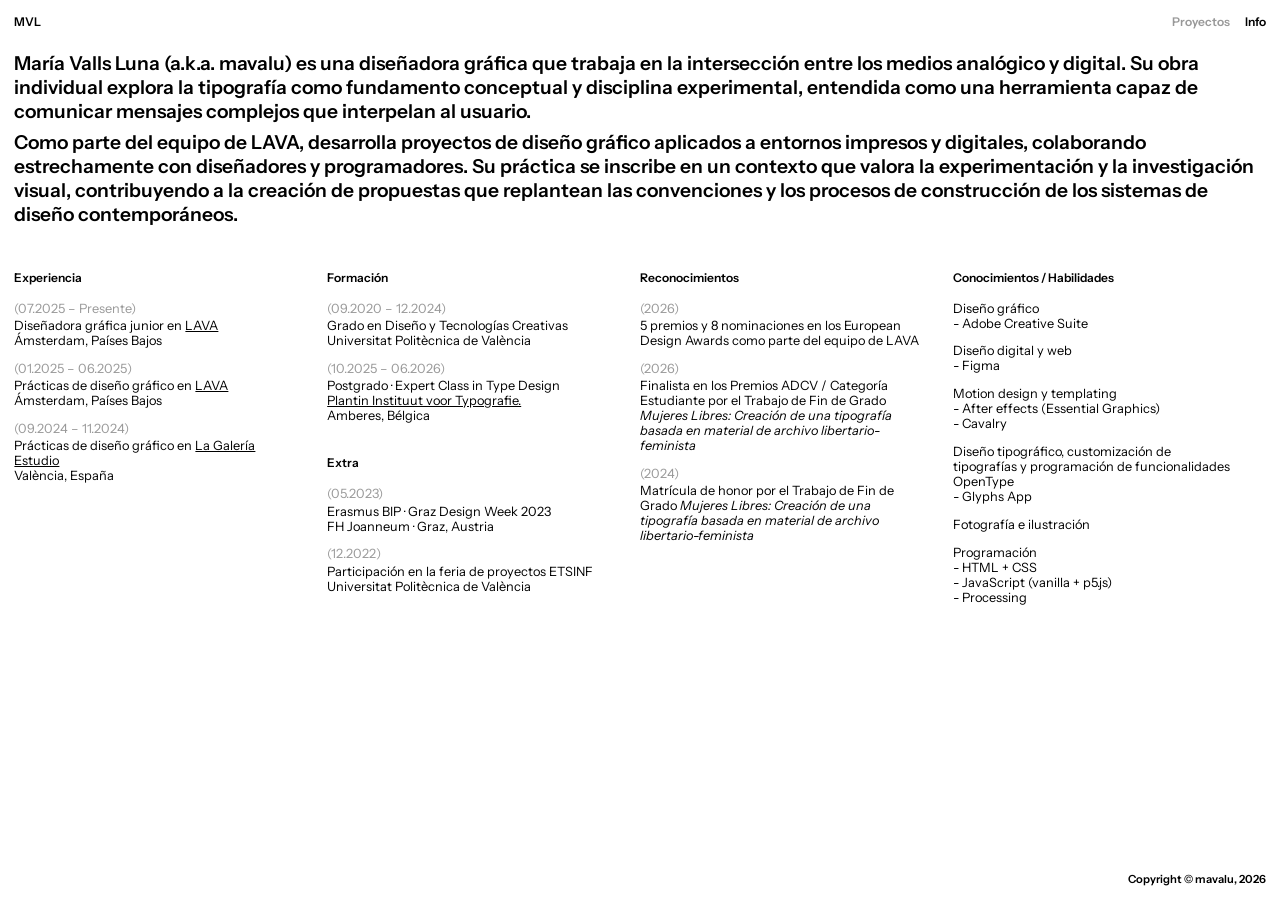
<file: info.html>
<!DOCTYPE html>
<html lang="es">
<head>
    <meta charset="UTF-8">
    <meta name="viewport" content="width=device-width, initial-scale=1.0">

    <title>mavalu</title>

    <link rel="preconnect" href="https://fonts.googleapis.com">
    <link rel="preconnect" href="https://fonts.gstatic.com" crossorigin>

    <link
        href="https://fonts.googleapis.com/css2?family=Instrument+Sans:ital,wght@0,400..700;1,400..700&display=swap"
        rel="stylesheet"
    >

    <link rel="stylesheet" href="styles/styles-base.css">
    <link rel="stylesheet" href="styles/styles-info.css">

    <link rel="icon" type="image/x-icon" href="/images/mvl-favicon.ico">
</head>

<body>

    <nav class="navbar blend-layer">
        <a href="index.html" class="link">MVL</a>

        <div class="links">
            <a href="index.html" class="link link--inactive">Proyectos</a>
            <a href="info.html" class="link">Info</a>
        </div>
    </nav>

    <main class="about-container blend-layer">

        <!-- INTRO -->

        <section class="about-container-top">

            <div class="intro-text">

                <p class="about-p">
                    María Valls Luna (a.k.a. mavalu) es una diseñadora gráfica que trabaja en la intersección entre los medios analógico y digital. Su obra individual explora la tipografía como fundamento conceptual y disciplina experimental, entendida como una herramienta capaz de comunicar mensajes complejos que interpelan al usuario.
                </p>

                <p class="about-p">
                    Como parte del equipo de LAVA, desarrolla proyectos de diseño gráfico aplicados a entornos impresos y digitales, colaborando estrechamente con diseñadores y programadores. Su práctica se inscribe en un contexto que valora la experimentación y la investigación visual, contribuyendo a la creación de propuestas que replantean las convenciones y los procesos de construcción de los sistemas de diseño contemporáneos.
                </p>

            </div>

        </section>

        <!-- CV -->

        <section class="about-container-btm">

            <div class="col">

                <div class="cv-section">

                    <p class="cv-section-title">Experiencia</p>

                    <div class="cv-section-content">

                        <div class="cv-item">
                            <p class="cv-item-year">(07.2025 – Presente)</p>
                            <p class="cv-item-title">
                                Diseñadora gráfica junior en
                                <a class="external-link" href="https://lava.nl">LAVA</a>
                            </p>
                            <p class="cv-item-detail">Ámsterdam, Países Bajos</p>
                        </div>

                        <div class="cv-item">
                            <p class="cv-item-year">(01.2025 – 06.2025)</p>
                            <p class="cv-item-title">
                                Prácticas de diseño gráfico en
                                <a class="external-link" href="https://lava.nl">LAVA</a>
                            </p>
                            <p class="cv-item-detail">Ámsterdam, Países Bajos</p>
                        </div>

                        <div class="cv-item">
                            <p class="cv-item-year">(09.2024 – 11.2024)</p>
                            <p class="cv-item-title">
                                Prácticas de diseño gráfico en
                                <a class="external-link" href="https://lagaleriaestudio.com/">La Galería Estudio</a>
                            </p>
                            <p class="cv-item-detail">València, España</p>
                        </div>

                    </div>

                </div>

            </div>

            <div class="col">

                <div class="cv-section">

                    <p class="cv-section-title">Formación</p>

                    <div class="cv-section-content">

                        <div class="cv-item">
                            <p class="cv-item-year">(09.2020 – 12.2024)</p>
                            <p class="cv-item-title">
                                Grado en Diseño y Tecnologías Creativas
                            </p>
                            <p class="cv-item-detail">
                                Universitat Politècnica de València
                            </p>
                        </div>

                        <div class="cv-item">
                            <p class="cv-item-year">(10.2025 – 06.2026)</p>
                            <p class="cv-item-title">
                                Postgrado · Expert Class in Type Design
                            </p>
                            <p class="cv-item-detail">
                                <a class="external-link" href="https://plantininstituut.be/">
                                    Plantin Instituut voor Typografie.
                                </a><br>
                                Amberes, Bélgica
                            </p>
                        </div>

                    </div>

                </div>

                <div class="cv-section">

                    <p class="cv-section-title">Extra</p>

                    <div class="cv-section-content">

                        <div class="cv-item">
                            <p class="cv-item-year">(05.2023)</p>
                            <p class="cv-item-title">
                                Erasmus BIP · Graz Design Week 2023
                            </p>
                            <p class="cv-item-detail">
                                FH Joanneum · Graz, Austria
                            </p>
                        </div>

                        <div class="cv-item">
                            <p class="cv-item-year">(12.2022)</p>
                            <p class="cv-item-title">
                                Participación en la feria de proyectos ETSINF
                            </p>
                            <p class="cv-item-detail">
                                Universitat Politècnica de València
                            </p>
                        </div>

                    </div>

                </div>

            </div>

            <div class="col">

                <div class="cv-section">

                    <p class="cv-section-title">Reconocimientos</p>

                    <div class="cv-section-content">

                        <div class="cv-item">
                            <p class="cv-item-year">(2026)</p>
                            <p class="cv-item-title">
                                5 premios y 8 nominaciones en los European Design Awards como parte del equipo de LAVA
                            </p>
                        </div>

                        <div class="cv-item">
                            <p class="cv-item-year">(2026)</p>
                            <p class="cv-item-title">
                                Finalista en los Premios ADCV / Categoría Estudiante por el Trabajo de Fin de Grado <i>Mujeres Libres: Creación de una tipografía basada en material de archivo libertario-feminista</i>
                            </p>
                        </div>

                        <div class="cv-item">
                            <p class="cv-item-year">(2024)</p>
                            <p class="cv-item-title">
                                Matrícula de honor por el Trabajo de Fin de Grado <i>Mujeres Libres: Creación de una tipografía basada en material de archivo libertario-feminista</i>
                            </p>
                        </div>

                    </div>

                </div>

            </div>

            <div class="col">

                <div class="cv-section">

                    <p class="cv-section-title">
                        Conocimientos / Habilidades
                    </p>

                    <div class="cv-section-content">

                        <div class="cv-item">
                            <p class="cv-item-title">Diseño gráfico</p>
                            <p class="cv-item-detail">- Adobe Creative Suite</p>
                        </div>

                        <div class="cv-item">
                            <p class="cv-item-title">Diseño digital y web</p>
                            <p class="cv-item-detail">- Figma</p>
                        </div>

                        <div class="cv-item">
                            <p class="cv-item-title">Motion design y templating</p>
                            <p class="cv-item-detail">
                                - After effects (Essential Graphics)
                                <br>- Cavalry
                            </p>
                        </div>

                        <div class="cv-item">
                            <p class="cv-item-title">
                                Diseño tipográfico, customización de tipografías y programación de funcionalidades OpenType
                            </p>
                            <p class="cv-item-detail">
                                - Glyphs App
                            </p>
                        </div>

                        <div class="cv-item">
                            <p class="cv-item-title">
                                Fotografía e ilustración
                            </p>
                        </div>

                        <div class="cv-item">
                            <p class="cv-item-title">
                                Programación
                            </p>
                            <p class="cv-item-detail">
                                - HTML + CSS
                                <br>- JavaScript (vanilla + p5.js)
                                <br>- Processing
                            </p>
                        </div>

                    </div>

                </div>

            </div>

        </section>

    </main>

    <footer class="site-footer blend-layer">
        Copyright © mavalu, 2026
    </footer>

</body>
</html>
</file>
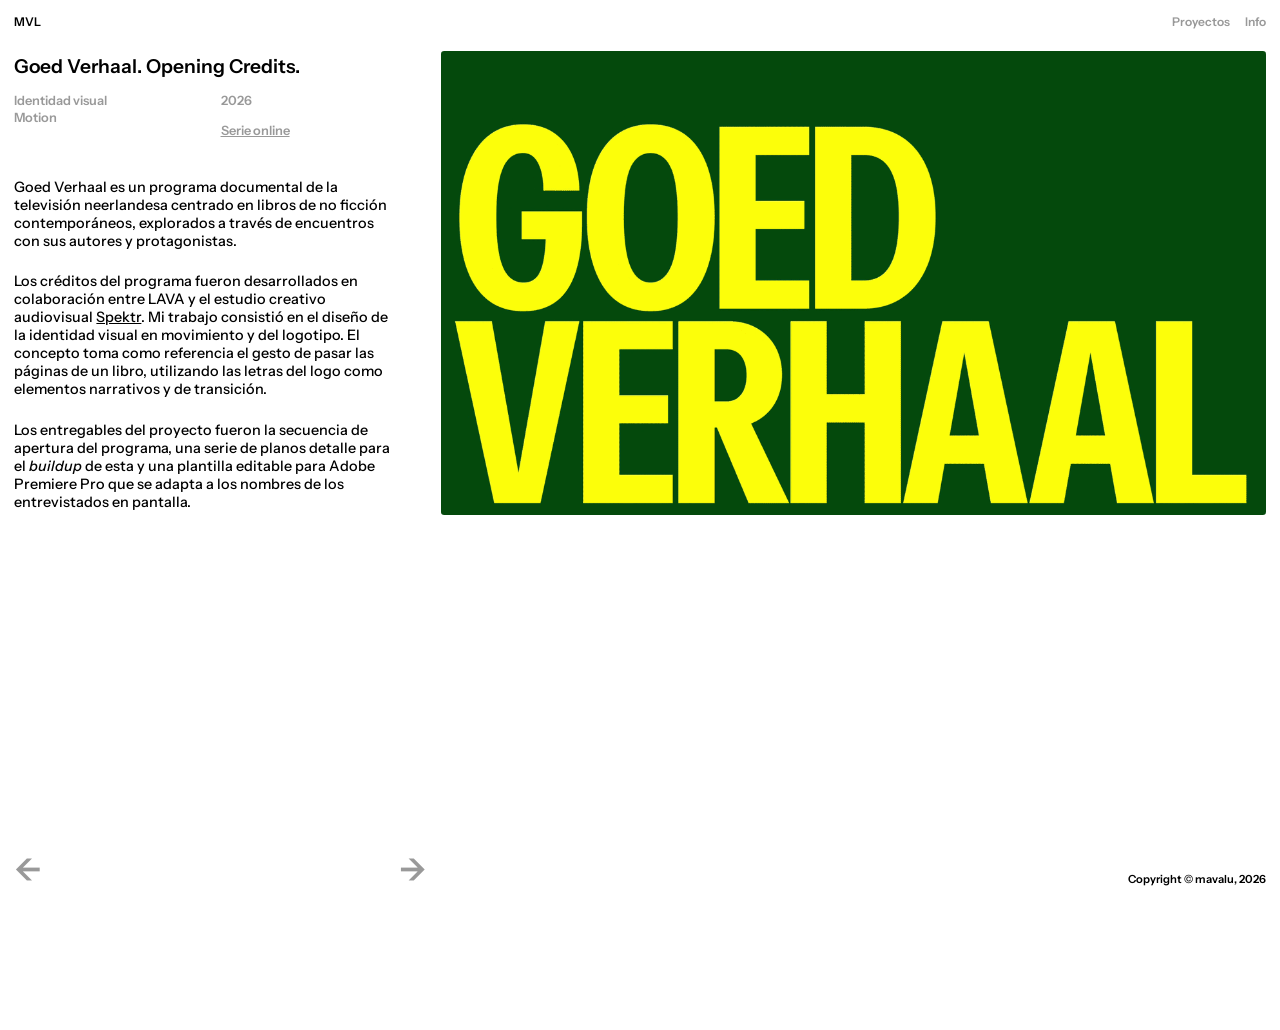
<file: work/04-GoedVerhaal.html>
<!DOCTYPE html>
<html lang="en">

<head>
    <meta charset="UTF-8">
    <meta name="viewport" content="width=device-width, initial-scale=1.0">

    <title>mavalu</title>

    <link rel="preconnect" href="https://fonts.googleapis.com">
    <link rel="preconnect" href="https://fonts.gstatic.com" crossorigin>

    <link href="https://fonts.googleapis.com/css2?family=Instrument+Sans:ital,wght@0,400..700;1,400..700&display=swap"
        rel="stylesheet">

    <link rel="stylesheet" href="/styles/styles-base.css">
    <link rel="stylesheet" href="/styles/styles-projects.css">

    <link rel="icon" type="image/x-icon" href="/images/mvl-favicon.ico">
</head>

<body>

    <!-- NAVIGATION -->

    <nav class="navbar blend-layer">
        <a href="/index.html" class="link">MVL</a>

        <div class="links">
            <a href="/index.html" class="link link--inactive">Proyectos</a>
            <a href="/info.html" class="link link--inactive">Info</a>
        </div>
    </nav>

    <main class="project">

        <aside class="project-info blend-layer">

            <div>

                <header class="project-header">

                    <h1>Goed Verhaal. Opening Credits.</h1>

                    <div class="project-meta">

                        <div class="meta-col">
                            <p>Identidad visual</p>
                            <p>Motion</p>
                        </div>

                        <div class="meta-col">

                            <p class="project-year">
                                2026
                            </p>

                            <a class="external-link block"
                                href="http://npo.nl/start/serie/goed-verhaal/afleveringen/seizoen-1" target="_blank"
                                rel="noopener noreferrer">
                                Serie online
                            </a>

                        </div>

                    </div>

                    <div class="project-description">

                        <p>
                            Goed Verhaal es un programa documental de la televisión neerlandesa centrado en 
                            libros de no ficción contemporáneos, explorados a través de encuentros con sus 
                            autores y protagonistas.
                        </p>

                        <p>
                            Los créditos del programa fueron desarrollados en colaboración entre LAVA y el estudio creativo
                            audiovisual <a href="https://spektr.nl/">Spektr</a>. Mi trabajo consistió en el diseño de la identidad visual en movimiento y del
                            logotipo. El concepto toma como referencia el gesto de pasar las páginas de un libro, utilizando
                            las letras del logo como elementos narrativos y de transición.
                        </p>

                        <p>
                            Los entregables del proyecto fueron la secuencia de apertura del programa, una serie de planos detalle 
                            para el <i>buildup</i> de esta y una plantilla editable para Adobe Premiere Pro que se adapta a los nombres
                            de los entrevistados en pantalla.
                        </p>

                    </div>

                </header>

            </div>

            <nav class="project-nav">
                <a href="03-EKKO-40.html">←</a>
                <a href="05-Krib.html">→</a>
            </nav>

        </aside>

        <section class="project-gallery">

            <figure class="project-image project-image--horizontal">

                <img src="/images/project-images/04-GOED VERHAAL/GoedVerhaal-00.gif" alt="Goed Verhaal opening credits">

            </figure>

            <figure class="project-image project-image--horizontal">

                <iframe title="Goed Verhaal Vimeo video" src="https://player.vimeo.com/video/1195569582?h=239f8caf6e"
                    frameborder="0"
                    allow="autoplay; fullscreen; picture-in-picture; clipboard-write; encrypted-media; web-share"
                    referrerpolicy="strict-origin-when-cross-origin" allowfullscreen></iframe>

            </figure>

        </section>

    </main>

    <footer class="site-footer blend-layer">
        Copyright © mavalu, 2026
    </footer>

</body>

</html>
</file>
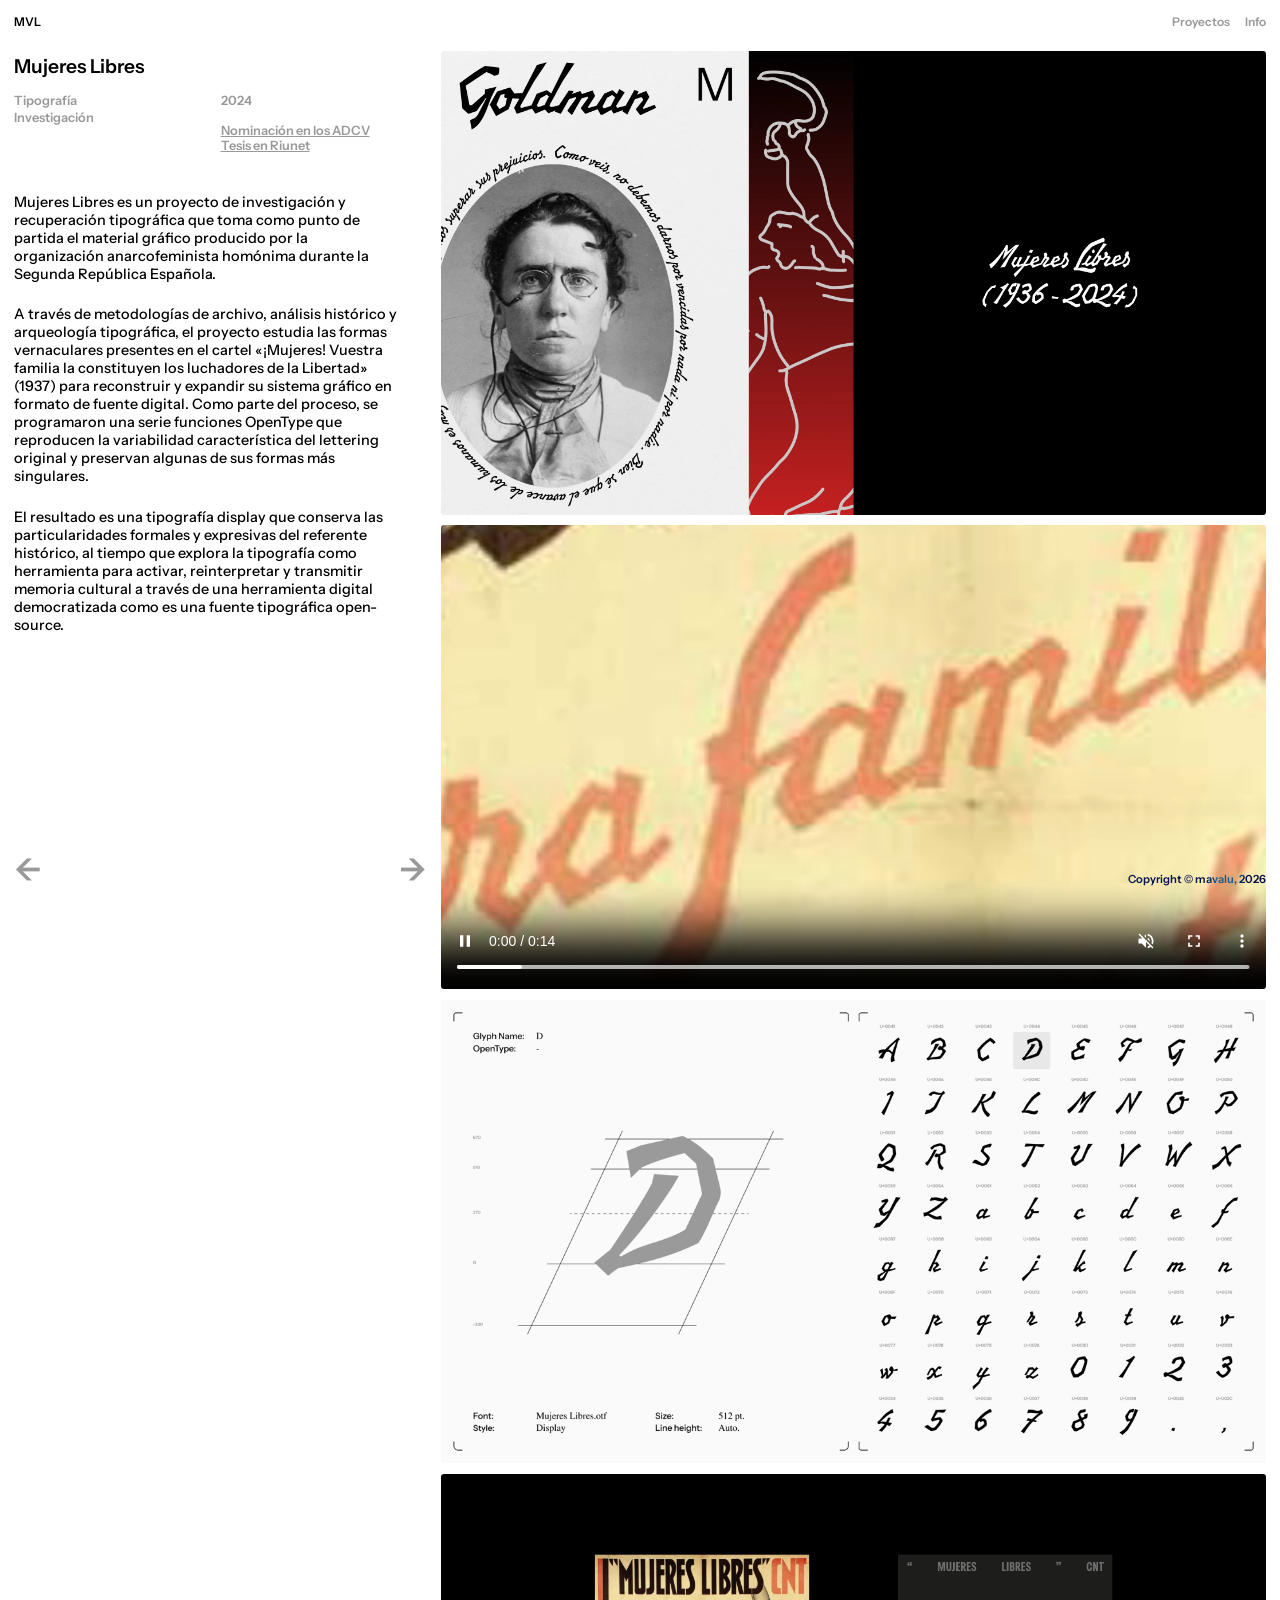
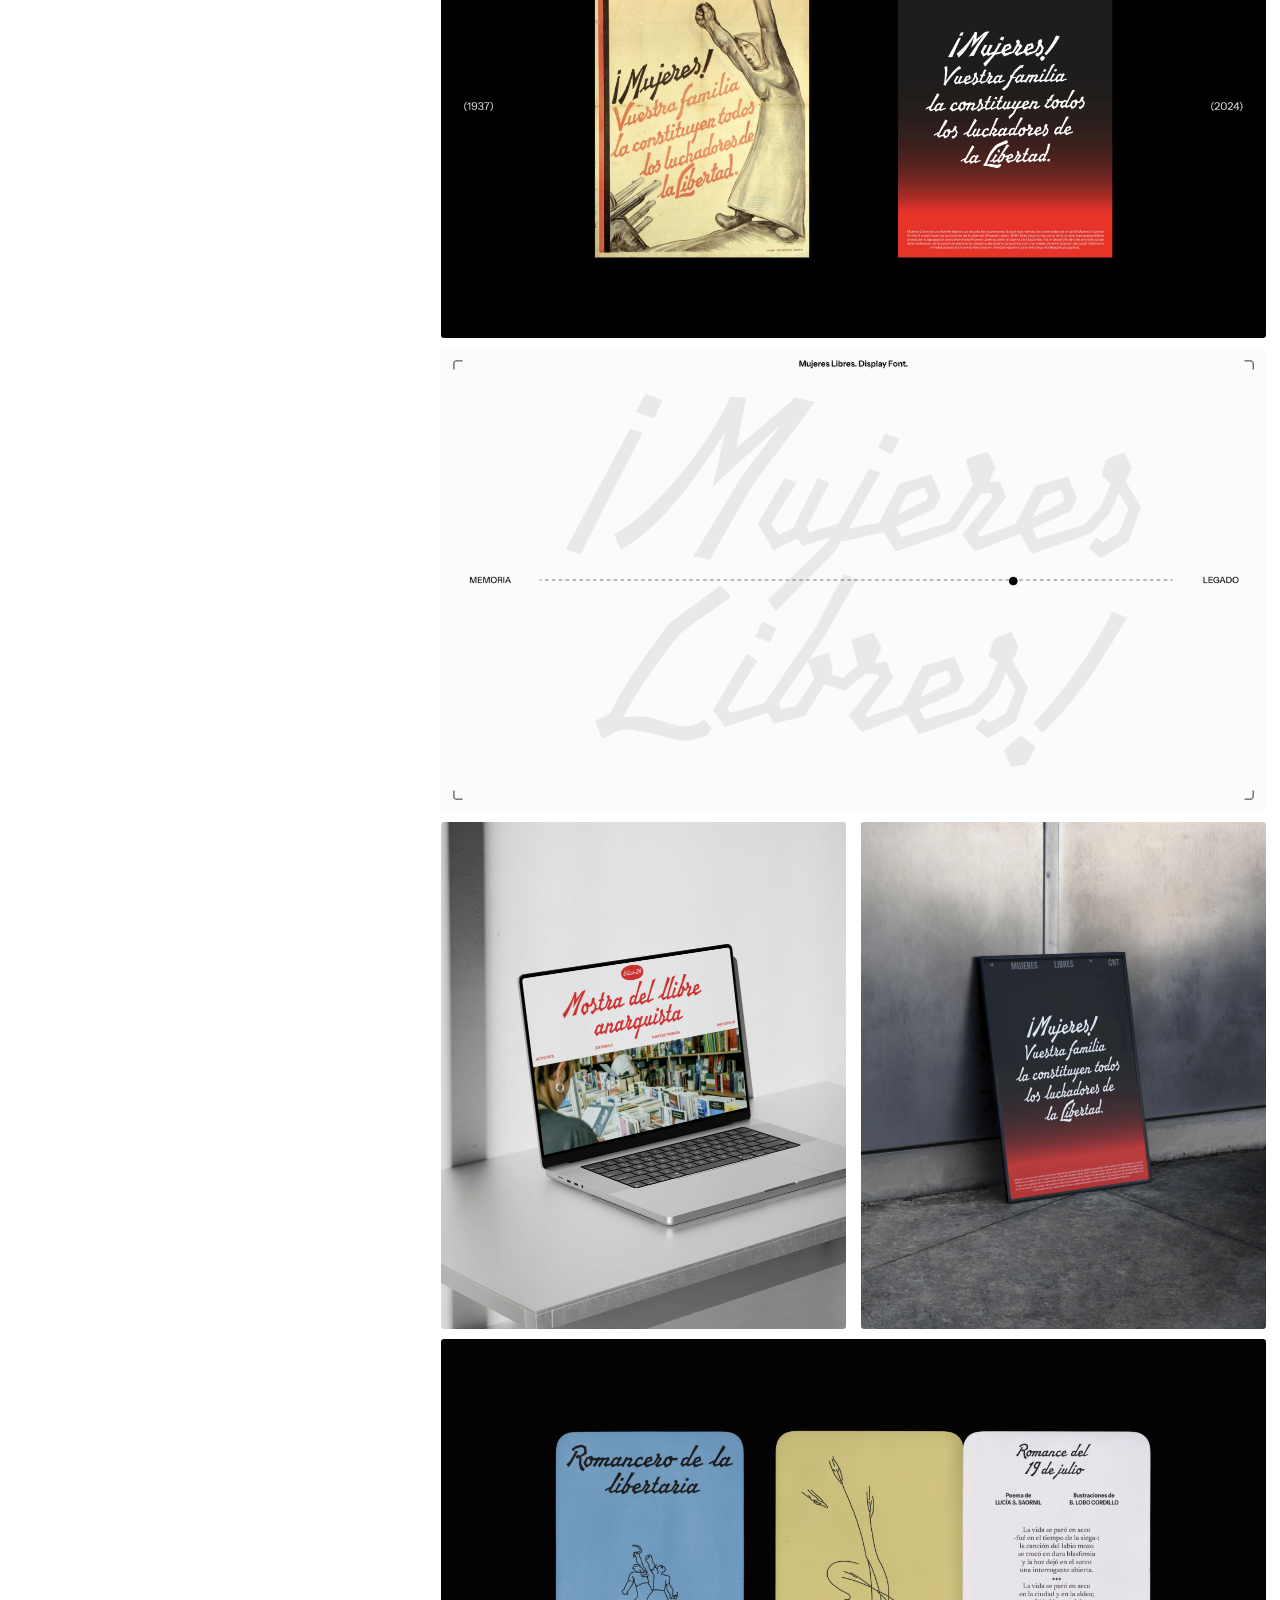
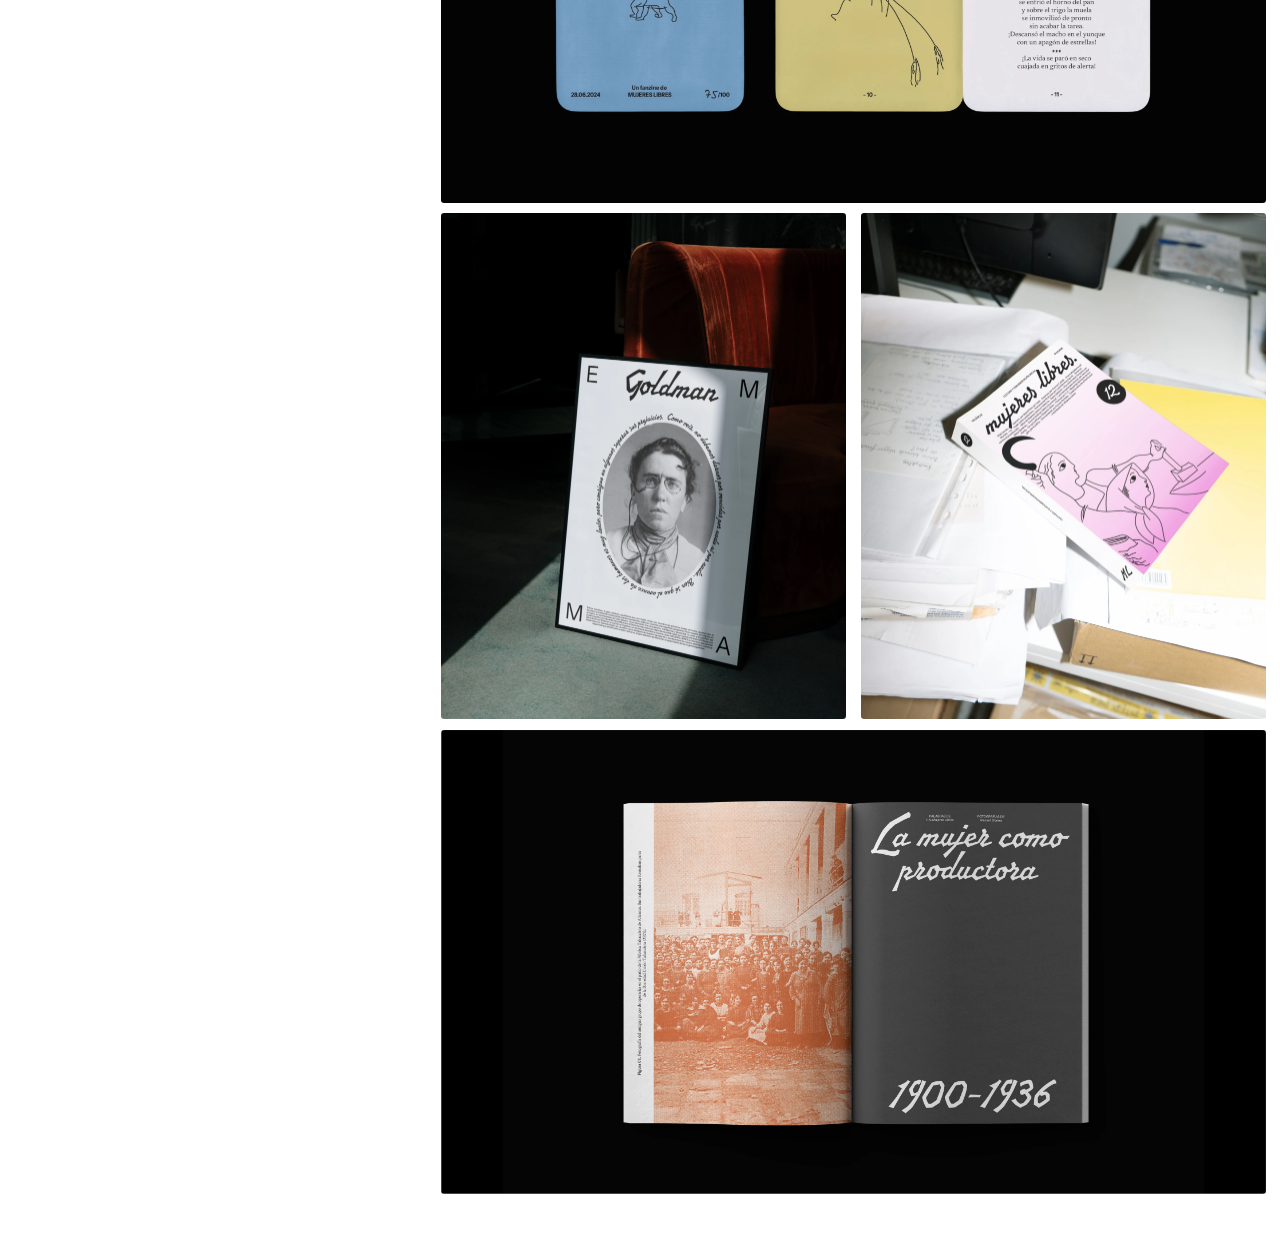
<file: work/08-Mujeres-Libres.html>
<!DOCTYPE html>
<html lang="en">
<head>
    <meta charset="UTF-8">
    <meta name="viewport" content="width=device-width, initial-scale=1.0">

    <title>mavalu</title>

    <link rel="preconnect" href="https://fonts.googleapis.com">
    <link rel="preconnect" href="https://fonts.gstatic.com" crossorigin>

    <link
        href="https://fonts.googleapis.com/css2?family=Instrument+Sans:ital,wght@0,400..700;1,400..700&display=swap"
        rel="stylesheet"
    >

    <link rel="stylesheet" href="/styles/styles-base.css">
    <link rel="stylesheet" href="/styles/styles-projects.css">

    <link rel="icon" type="image/x-icon" href="/images/mvl-favicon.ico">
</head>

<body>

    <!-- NAVIGATION -->

    <nav class="navbar blend-layer">
        <a href="/index.html" class="link">MVL</a>

        <div class="links">
            <a href="/index.html" class="link link--inactive">Proyectos</a>
            <a href="/info.html" class="link link--inactive">Info</a>
        </div>
    </nav>

    <main class="project">

        <aside class="project-info blend-layer">

            <div>

                <header class="project-header">

                    <h1>Mujeres Libres</h1>

                    <div class="project-meta">

                        <div class="meta-col">
                            <p>Tipografía</p>
                            <p>Investigación</p>
                        </div>

                        <div class="meta-col">

                            <p class="project-year">
                                2024
                            </p>

                            <a
                                class="external-link block"
                                href="https://premiosadcv.com/proyectos/mujeres-libres/"
                                target="_blank"
                                rel="noopener noreferrer"
                            >
                                Nominación en los ADCV
                            </a>

                            <a
                                class="external-link block"
                                href="https://riunet.upv.es/handle/10251/212935"
                                target="_blank"
                                rel="noopener noreferrer"
                            >
                                Tesis en Riunet
                            </a>

                        </div>

                    </div>

                    <div class="project-description">

                        <p>
                            Mujeres Libres es un proyecto de investigación y recuperación tipográfica 
                            que toma como punto de partida el material gráfico producido por la organización
                            anarcofeminista homónima durante la Segunda República Española.
                        </p>

                        <p>
                            A través de metodologías de archivo, análisis histórico y arqueología 
                            tipográfica, el proyecto estudia las formas vernaculares presentes en 
                            el cartel «¡Mujeres! Vuestra familia la constituyen los luchadores de 
                            la Libertad» (1937) para reconstruir y expandir su sistema gráfico en 
                            formato de fuente digital. Como parte del proceso, se programaron una 
                            serie funciones OpenType que reproducen la variabilidad característica 
                            del lettering original y preservan algunas de sus formas más singulares.
                        </p>

                        <p>
                            El resultado es una tipografía display que conserva las particularidades 
                            formales y expresivas del referente histórico, al tiempo que explora la 
                            tipografía como herramienta para activar, reinterpretar y transmitir memoria 
                            cultural a través de una herramienta digital democratizada como es una fuente 
                            tipográfica open-source.
                        </p>

                    </div>

                </header>

            </div>

            <nav class="project-nav">
                <a href="06-Het-Muziek-website.html">←</a>
                <a href="09-Dit-i-fest.html">→</a>
            </nav>

        </aside>

        <section class="project-gallery">

            <figure class="project-image project-image--horizontal">

                <img
                    src="/images/project-images/08-MujeresLibres/ML-01.webp"
                    alt="Mujeres Libres specimen"
                >

            </figure>

            <figure class="project-image project-image--horizontal">

                <video autoplay muted loop playsinline controls>
                    <source
                        src="/images/project-images/08-MujeresLibres/ML-02.webm"
                        type="video/webm"
                    >
                </video>

            </figure>

            <figure class="project-image project-image--horizontal">

                <img
                    src="/images/project-images/08-MujeresLibres/ML-03.gif"
                    alt="Mujeres Libres animated typography"
                >

            </figure>

            <figure class="project-image project-image--horizontal">

                <img
                    src="/images/project-images/08-MujeresLibres/ML-04.webp"
                    alt="Mujeres Libres editorial application"
                >

            </figure>

            <figure class="project-image project-image--horizontal">

                <img
                    src="/images/project-images/08-MujeresLibres/ML-05.gif"
                    alt="Mujeres Libres motion study"
                >

            </figure>

            <div class="image-row">

                <figure class="project-image project-image--vertical">

                    <img
                        src="/images/project-images/08-MujeresLibres/ML-06.webp"
                        alt="Mujeres Libres poster"
                    >

                </figure>

                <figure class="project-image project-image--vertical">

                    <img
                        src="/images/project-images/08-MujeresLibres/ML-07.webp"
                        alt="Mujeres Libres publication"
                    >

                </figure>

            </div>

            <figure class="project-image project-image--horizontal">

                <img
                    src="/images/project-images/08-MujeresLibres/ML-08.webp"
                    alt="Mujeres Libres type specimen"
                >

            </figure>

            <div class="image-row">

                <figure class="project-image project-image--vertical">

                    <img
                        src="/images/project-images/08-MujeresLibres/ML-09.webp"
                        alt="Mujeres Libres archive material"
                    >

                </figure>

                <figure class="project-image project-image--vertical">

                    <img
                        src="/images/project-images/08-MujeresLibres/ML-10.webp"
                        alt="Mujeres Libres typography details"
                    >

                </figure>

            </div>

            <figure class="project-image project-image--horizontal">

                <img
                    src="/images/project-images/08-MujeresLibres/ML-11.webp"
                    alt="Mujeres Libres final presentation"
                >

            </figure>

        </section>

    </main>

    <footer class="site-footer blend-layer">
        Copyright © mavalu, 2026
    </footer>

</body>
</html>
</file>
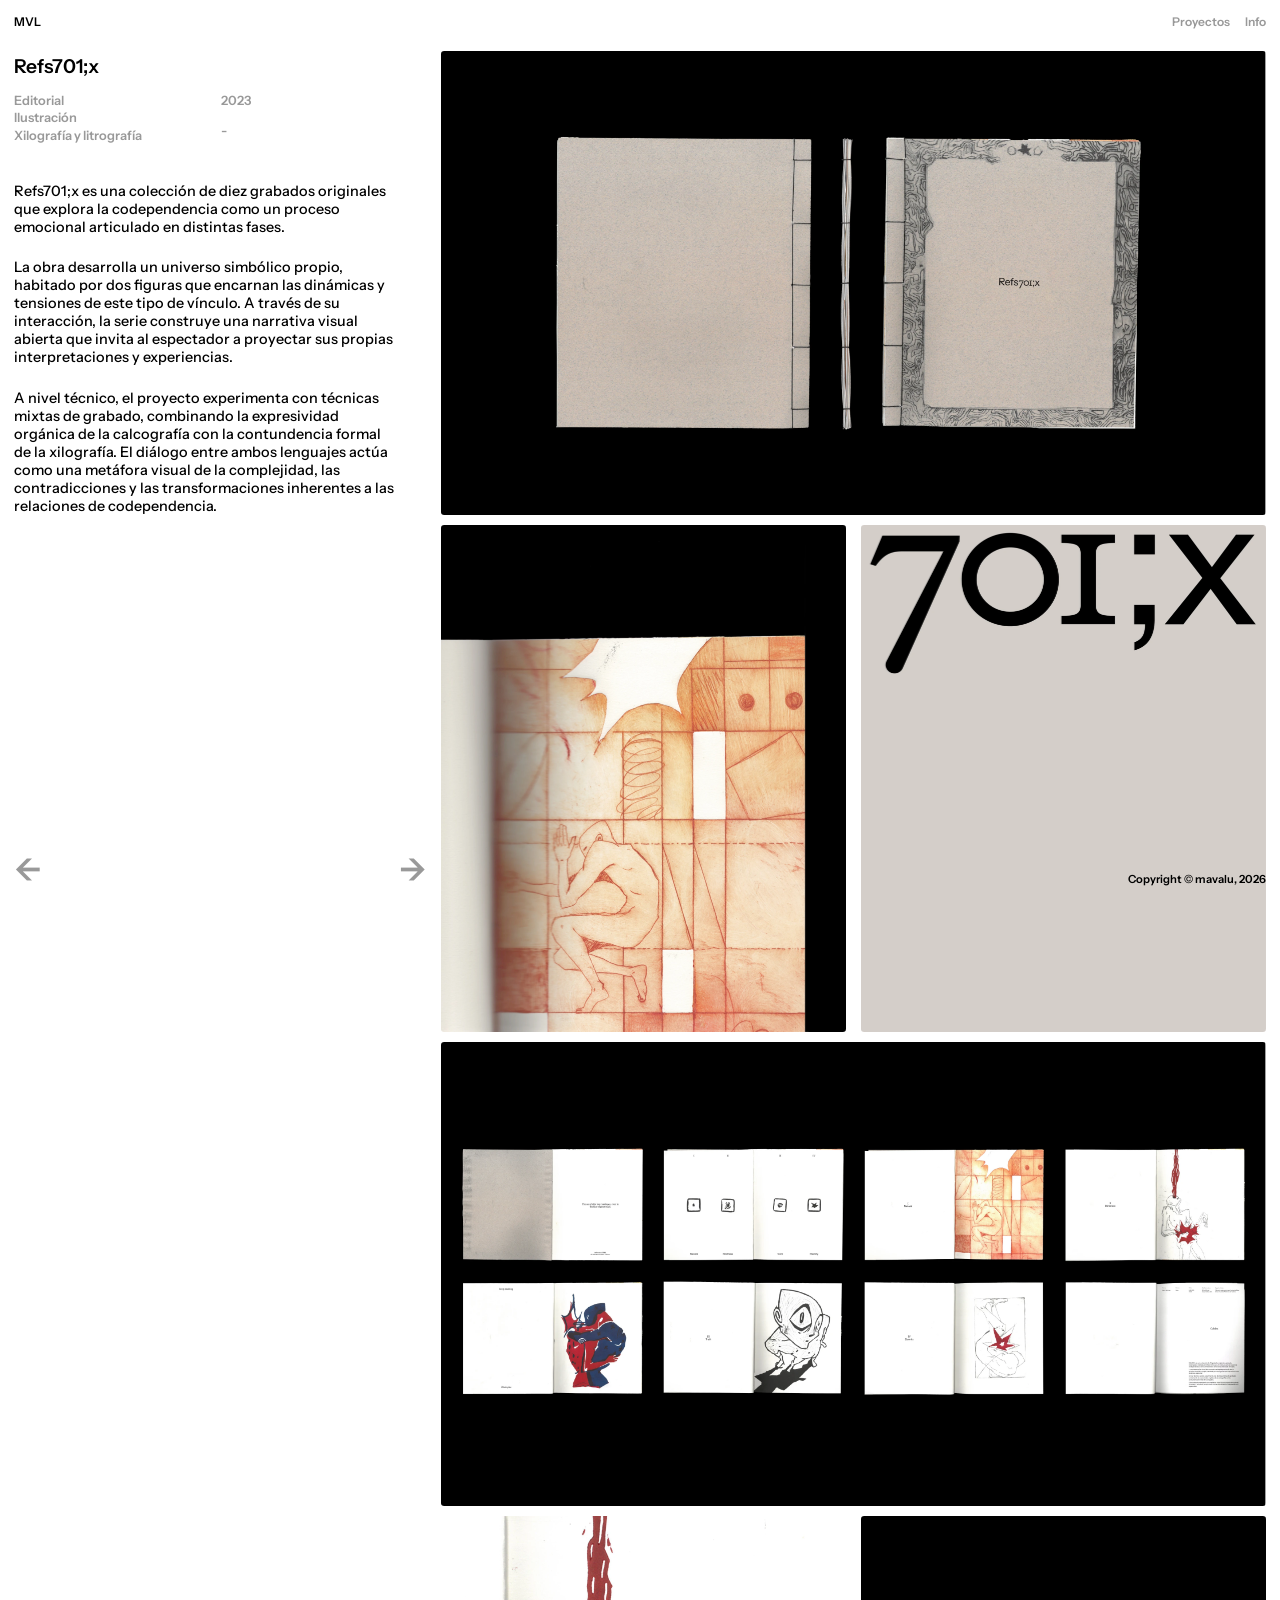
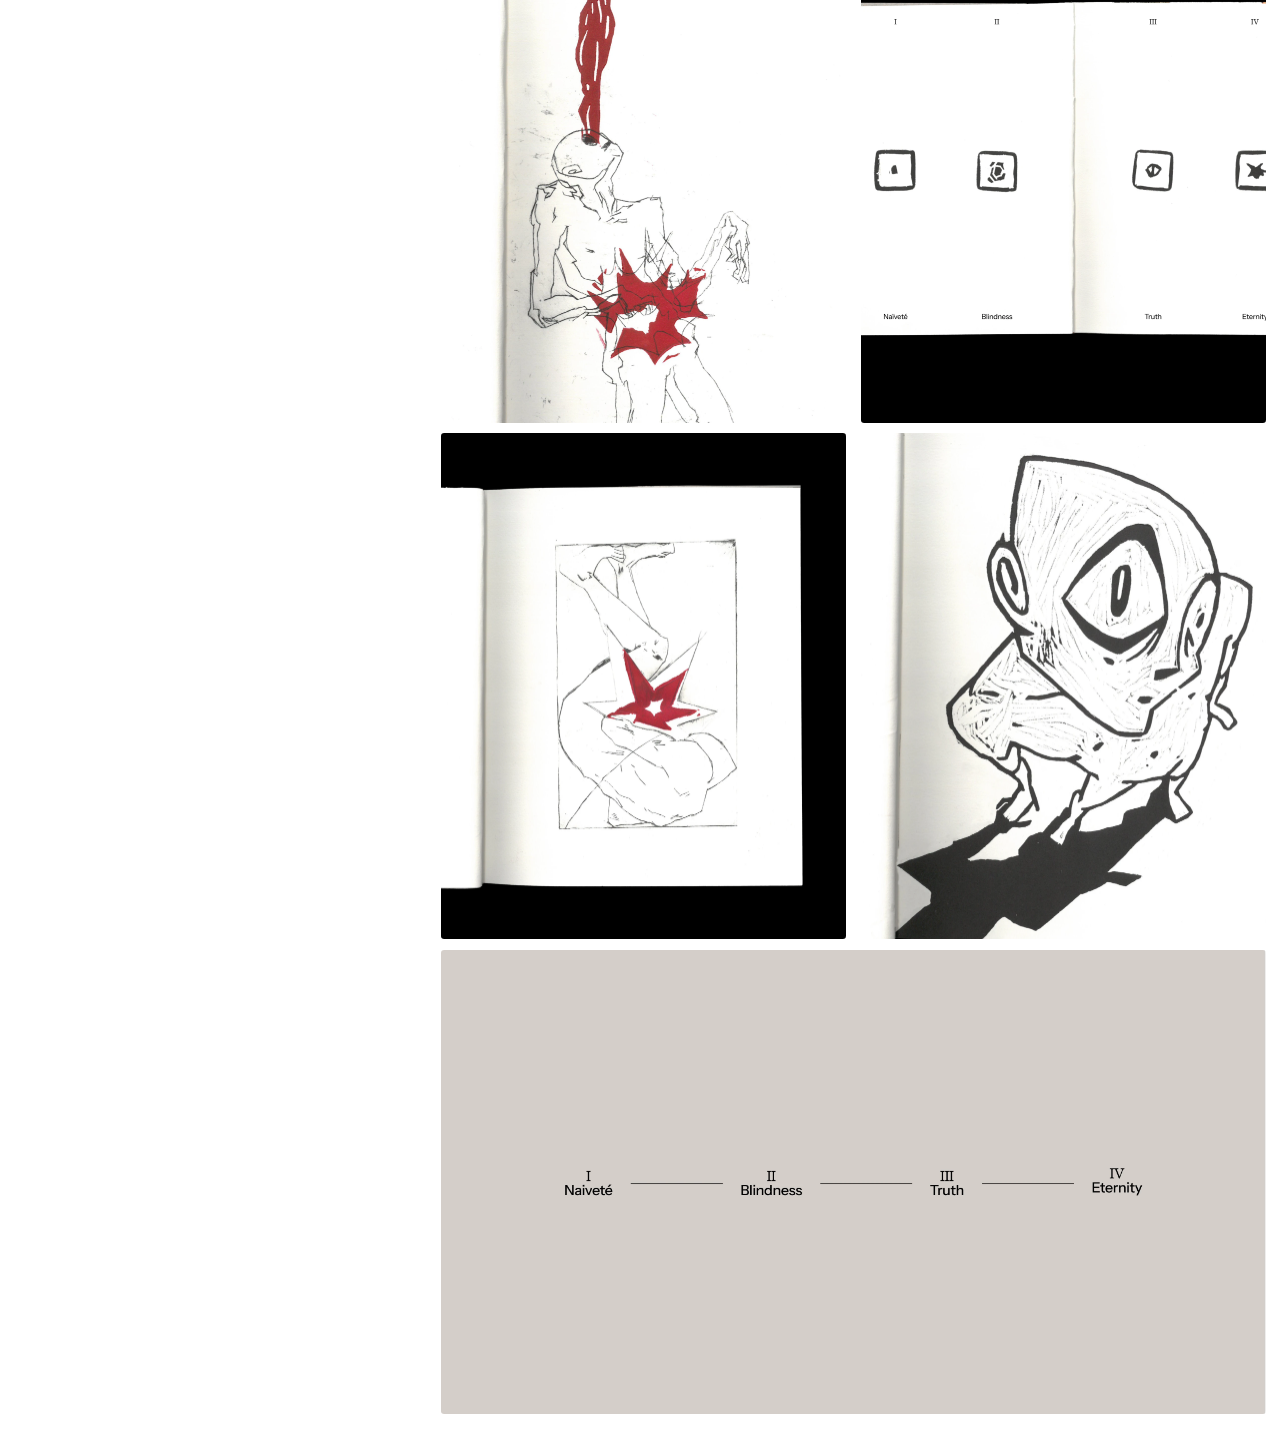
<file: work/11-Refs.html>
<!DOCTYPE html>
<html lang="en">
<head>
    <meta charset="UTF-8">
    <meta name="viewport" content="width=device-width, initial-scale=1.0">

    <title>mavalu</title>

    <link rel="preconnect" href="https://fonts.googleapis.com">
    <link rel="preconnect" href="https://fonts.gstatic.com" crossorigin>

    <link
        href="https://fonts.googleapis.com/css2?family=Instrument+Sans:ital,wght@0,400..700;1,400..700&display=swap"
        rel="stylesheet"
    >

    <link rel="stylesheet" href="/styles/styles-base.css">
    <link rel="stylesheet" href="/styles/styles-projects.css">

    <link rel="icon" type="image/x-icon" href="/images/mvl-favicon.ico">
</head>

<body>

    <!-- NAVIGATION -->

    <nav class="navbar blend-layer">
        <a href="/index.html" class="link">MVL</a>

        <div class="links">
            <a href="/index.html" class="link link--inactive">Proyectos</a>
            <a href="/info.html" class="link link--inactive">Info</a>
        </div>
    </nav>

    <main class="project">
 
        <aside class="project-info blend-layer">

            <div>
                <div class="project-header">

                <h1>Refs701;x</h1>

                <div class="project-meta">

                    <div class="meta-col ">
                        <p>Editorial</p>
                        <p>Ilustración</p>
                        <p>Xilografía y litrografía</p>
                    </div>

                    <div class="meta-col">
                        <p class="project-year">2023</p>
                        <p>-</p>
                    </div>

                </div>

                <div class="project-description">

                    <p>
                        Refs701;x es una colección de diez grabados originales que explora la codependencia 
                        como un proceso emocional articulado en distintas fases.
                    </p>

                    <p>
                        La obra desarrolla un universo simbólico propio, habitado por dos figuras que 
                        encarnan las dinámicas y tensiones de este tipo de vínculo. A través de su interacción, 
                        la serie construye una narrativa visual abierta que invita al espectador a proyectar 
                        sus propias interpretaciones y experiencias.
                    </p>

                    <p>
                        A nivel técnico, el proyecto experimenta con técnicas mixtas de grabado, 
                        combinando la expresividad orgánica de la calcografía con la contundencia 
                        formal de la xilografía. El diálogo entre ambos lenguajes actúa como una metáfora visual
                        de la complejidad, las contradicciones y las transformaciones inherentes a las relaciones 
                        de codependencia.
                    </p>

                </div>
            </div>

            

            
            </div>

            <nav class="project-nav">
                <a href="10-La-Zurda.html">←</a>
                <a href="02-Strick.html">→</a>
            </nav>

        </aside>

        <section class="project-gallery">

            <figure class="project-image project-image--horizontal">
                <img
                    src="/images/project-images/11-Refs/Refs-01.webp"
                    alt="Refs701;x project image">
            </figure>

            <div class="image-row">

                <figure class="project-image project-image--vertical">
                    <img
                        src="/images/project-images/11-Refs/Refs-02.webp"
                        alt="Refs701;x project image">
                </figure>

                <figure class="project-image project-image--vertical">
                    <img
                        src="/images/project-images/11-Refs/Refs-03.webp"
                        alt="Refs701;x project image">
                </figure>

            </div>

            <figure class="project-image project-image--horizontal">
                <img
                    src="/images/project-images/11-Refs/Refs-04.webp"
                    alt="Refs701;x project image">
            </figure>

            <div class="image-row">

                <figure class="project-image project-image--vertical">
                    <img
                        src="/images/project-images/11-Refs/Refs-05.webp"
                        alt="Refs701;x project image">
                </figure>

                <figure class="project-image project-image--vertical">
                    <img
                        src="/images/project-images/11-Refs/Refs-06.webp"
                        alt="Refs701;x project image">
                </figure>

            </div>

            <div class="image-row">

                <figure class="project-image project-image--vertical">
                    <img
                        src="/images/project-images/11-Refs/Refs-07.webp"
                        alt="Refs701;x project image">
                </figure>

                <figure class="project-image project-image--vertical">
                    <img
                        src="/images/project-images/11-Refs/Refs-08.webp"
                        alt="Refs701;x project image">
                </figure>

            </div>

            <figure class="project-image project-image--horizontal">
                <img
                    src="/images/project-images/11-Refs/Refs-09.webp"
                    alt="Refs701;x project image">
            </figure>

        </section>

    </main>

    <footer class="site-footer">
        Copyright © mavalu, 2026
    </footer>

</body>
</html>
</file>
<file: styles/styles-base.css>
/* RESET */

*,
*::before,
*::after {
    margin: 0;
    padding: 0;
    box-sizing: border-box;
}

/* VARIABLES */

:root {
    --space: 0.9rem;
    --space-sm: 0.4rem;

    --radius: 0.2rem;

    --fw-regular: 400;
    --fw-bold: 600;

    --color-bg: #fff;
    --color-text: #fff;
}

/* GLOBAL */

html,
body {
    width: 100%;
    height: 100vh;
}

body {
    min-height: 100vh;

    display: flex;
    flex-direction: column;

    gap: var(--space);

    padding: var(--space);

    background: var(--color-bg);

    font-family: "Instrument Sans", Arial, Helvetica, sans-serif;
    font-optical-sizing: auto;
    font-variation-settings: "wdth" 100;
}

a {
    color: inherit;
    text-decoration: none;
}

.block {
    display: block;
}

/* UTILITIES */

.blend-layer {
    color: var(--color-text);
    mix-blend-mode: difference;
}

.muted {
    opacity: 0.4;
}

/* NAVBAR */

.navbar {
    position: fixed;

    top: var(--space);
    left: var(--space);
    right: var(--space);

    display: flex;
    justify-content: space-between;

    z-index: 1000;
}

.links {
    display: flex;
    gap: var(--space);
}

.link {
    font-size: 0.75rem;
    font-weight: var(--fw-bold);

    line-height: 1.4;
}

.link--inactive {
    opacity: 0.4;
}

.link--inactive:hover {
    opacity: 1;
}

/* FOOTER */

.site-footer {
    position: fixed;

    right: var(--space);
    bottom: var(--space);

    font-size: 0.7rem;
    font-weight: var(--fw-bold);

    text-align: right;

    z-index: 1000;
}

/* RESPONSIVE — MOVIL (≤ 640px) */

@media (max-width: 640px) {
    :root {
        --space: 0.75rem;
    }

    body {

        padding-top: calc(var(--space) * 2 + 1.2rem);
        padding-bottom: calc(var(--space) * 2 + 1.2rem);
    }

    .site-footer {
        font-size: 0.65rem;
    }
}
</file>
<file: styles/styles-info.css>
/* ABOUT */

.about-container {
    margin-top: 2.3rem;

    display: flex;
    flex-direction: column;

    gap: 2.7rem;

    min-height: 100%;
}

.about-container-top {
    display: flex;
    flex-direction: column;

    gap: var(--space);
}

.intro-text {
    display: flex;
    flex-direction: column;

    gap: 0.45rem;
}

.about-p {
    font-size: 1.2rem;
    font-weight: var(--fw-bold);

    color: #fff;
    mix-blend-mode: difference;
}

.external-link {
    text-decoration: underline !important;
}

/* CV GRID */

.about-container-btm {
    display: grid;
    grid-template-columns: repeat(4, 1fr);

    padding-bottom: 1.8rem;
}

.col {
    display: flex;
    flex-direction: column;

    gap: 2rem;

    padding-right: 1.8rem;
}

.cv-section {
    display: flex;
    flex-direction: column;

    gap: 1rem;
}

.cv-section-content {
    display: flex;
    flex-direction: column;

    gap: 0.8rem;
}

.cv-section-title {
    font-size: 0.75rem;
    font-weight: var(--fw-bold);

    color: #fff;
    mix-blend-mode: difference;
}

.cv-item-year,
.cv-item-title,
.cv-item-detail {
    font-size: 0.8rem;
    font-weight: var(--fw-regular);

    color: #fff;
    mix-blend-mode: difference;
}

.cv-item-year {
    opacity: 0.4;
    margin-bottom: 0.15rem;
}

/* RESPONSIVE — TABLET (≤ 900px) */

@media (max-width: 900px) {
    .about-p {
        font-size: 1rem;
    }

    .about-container-btm {
        grid-template-columns: repeat(2, 1fr);
        gap: 2rem 0;
    }

    .col {
        padding-right: 1.2rem;
    }
}

/* RESPONSIVE — MOVIL (≤ 640px) */

@media (max-width: 640px) {
    .about-container {
        margin-top: 0;
        gap: 2rem;

        padding-bottom: 3rem;
    }

    .about-p {
        font-size: 0.9rem;
        line-height: 1.5;
    }

    .about-container-btm {
        grid-template-columns: 1fr;
        gap: 2rem;
        padding-bottom: 2.5rem;
    }

    .col {
        padding-right: 0;
    }

    .cv-item-title,
    .cv-item-detail {
        font-size: 0.8rem;
    }
}
</file>
<file: styles/styles-projects.css>
/* PROJECT */

h1 {
    font-size: 1.2rem;
    font-weight: var(--fw-bold);
}

.project {
    display: grid;
    grid-template-columns: 1fr 2fr;

    gap: var(--space);
}

/* SIDEBAR */

.project-info {
    position: sticky;
    top: 3.4rem;

    height: calc(100vh - 3rem - var(--space) - 0.2rem);

    display: flex;
    flex-direction: column;
    justify-content: space-between;
}

.project-header {
    display: flex;
    flex-direction: column;

    gap: var(--space);
}

.project-meta {
    display: flex;
}

.meta-col {
    flex: 1;
}

.meta-col p {
    opacity: 0.4;
    margin-bottom: 0.15rem;

    font-size: 0.8rem;
    font-weight: var(--fw-bold);
}

.project-year {
    padding-bottom: 0.8rem;
}

.project-description p {
    padding-top: 1.4rem;
    padding-right: 1.8rem;

    font-size: 0.9rem;
    font-weight: 500;
}

.project-description a {
    text-decoration: underline;
}

.project-nav {
    display: flex;
    justify-content: space-between;
}

.project-nav a {
    font-size: 2rem;
    font-weight: var(--fw-bold);
    opacity: 0.4;
}

.project-nav a:hover {
    opacity: 1;
}

/* GALERÍA */

.project-gallery {
    margin-top: 2.3rem;
    height: 100%;

    display: flex;
    flex-direction: column;

    gap: var(--space-sm);
}

.project-gallery--single {
    display: flex;
    align-items: center;
    justify-content: center;

    margin-top: 2.3rem;

    height: calc(100vh - 2.3rem - var(--space));

    overflow: hidden;

    border-radius: var(--radius);

    background: #000;
}

.project-gallery--single video,
.project-gallery--single iframe {
    width: 70%;
    height: auto;

    aspect-ratio: 16 / 9;

    border: 0;
}

.image-row {
    display: flex;
    gap: var(--space);
}

.project-image {
    width: 100%;
}

.project-image img {
    width: 100%;

    object-fit: cover;

    border-radius: var(--radius);
}

.project-image--horizontal img {
    aspect-ratio: 16 / 9;
}

.project-image--horizontal video,
.project-image--horizontal iframe {
    width: 100%;
    height: auto;

    aspect-ratio: 16 / 9;

    border: 0;
    border-radius: var(--radius);
}

.project-image--vertical img {
    aspect-ratio: 4 / 5;
}

.project-image--full {
    height: 100%;
}

/* EXTERNAL LINKS */

.external-link {
    font-size: 0.8rem;
    opacity: 0.4;
    text-decoration: underline;
    font-weight: var(--fw-bold);
}

.external-link:last-of-type {
    margin-bottom: 0.2rem;
}

.external-link:hover {
    opacity: 1;
}

/* RESPONSIVE — TABLET (≤ 900px) */

@media (max-width: 900px) {
    .project {
        grid-template-columns: 1fr;
        gap: calc(var(--space) * 2);
    }

    .project-info {
        position: static;
        height: auto;

        margin-top: 2.3rem;
    }

    .project-gallery {
        margin-top: 0;
    }

    .project-description p {
        padding-right: 0;
    }

    .project-nav {
        margin-top: var(--space);
        padding-bottom: 3rem; 
    }

    .project-gallery--single {
        height: auto;
        min-height: 50vw;
        margin-top: 0;
    }

    .project-gallery--single video,
    .project-gallery--single iframe {
        width: 100%;
    }
}

/* RESPONSIVE — MOVIL (≤ 640px) */

@media (max-width: 640px) {
    h1 {
        font-size: 1rem;
    }

    .project-meta {
        flex-direction: column;
        gap: 0.6rem;
    }

    .image-row {
        flex-direction: column;
        gap: var(--space-sm);
    }

    

    .project-gallery {
        padding-bottom: 3rem;
    }

    .project-description p {
        font-size: 0.85rem;
        padding-top: 0.8rem;
    }
}
</file>
